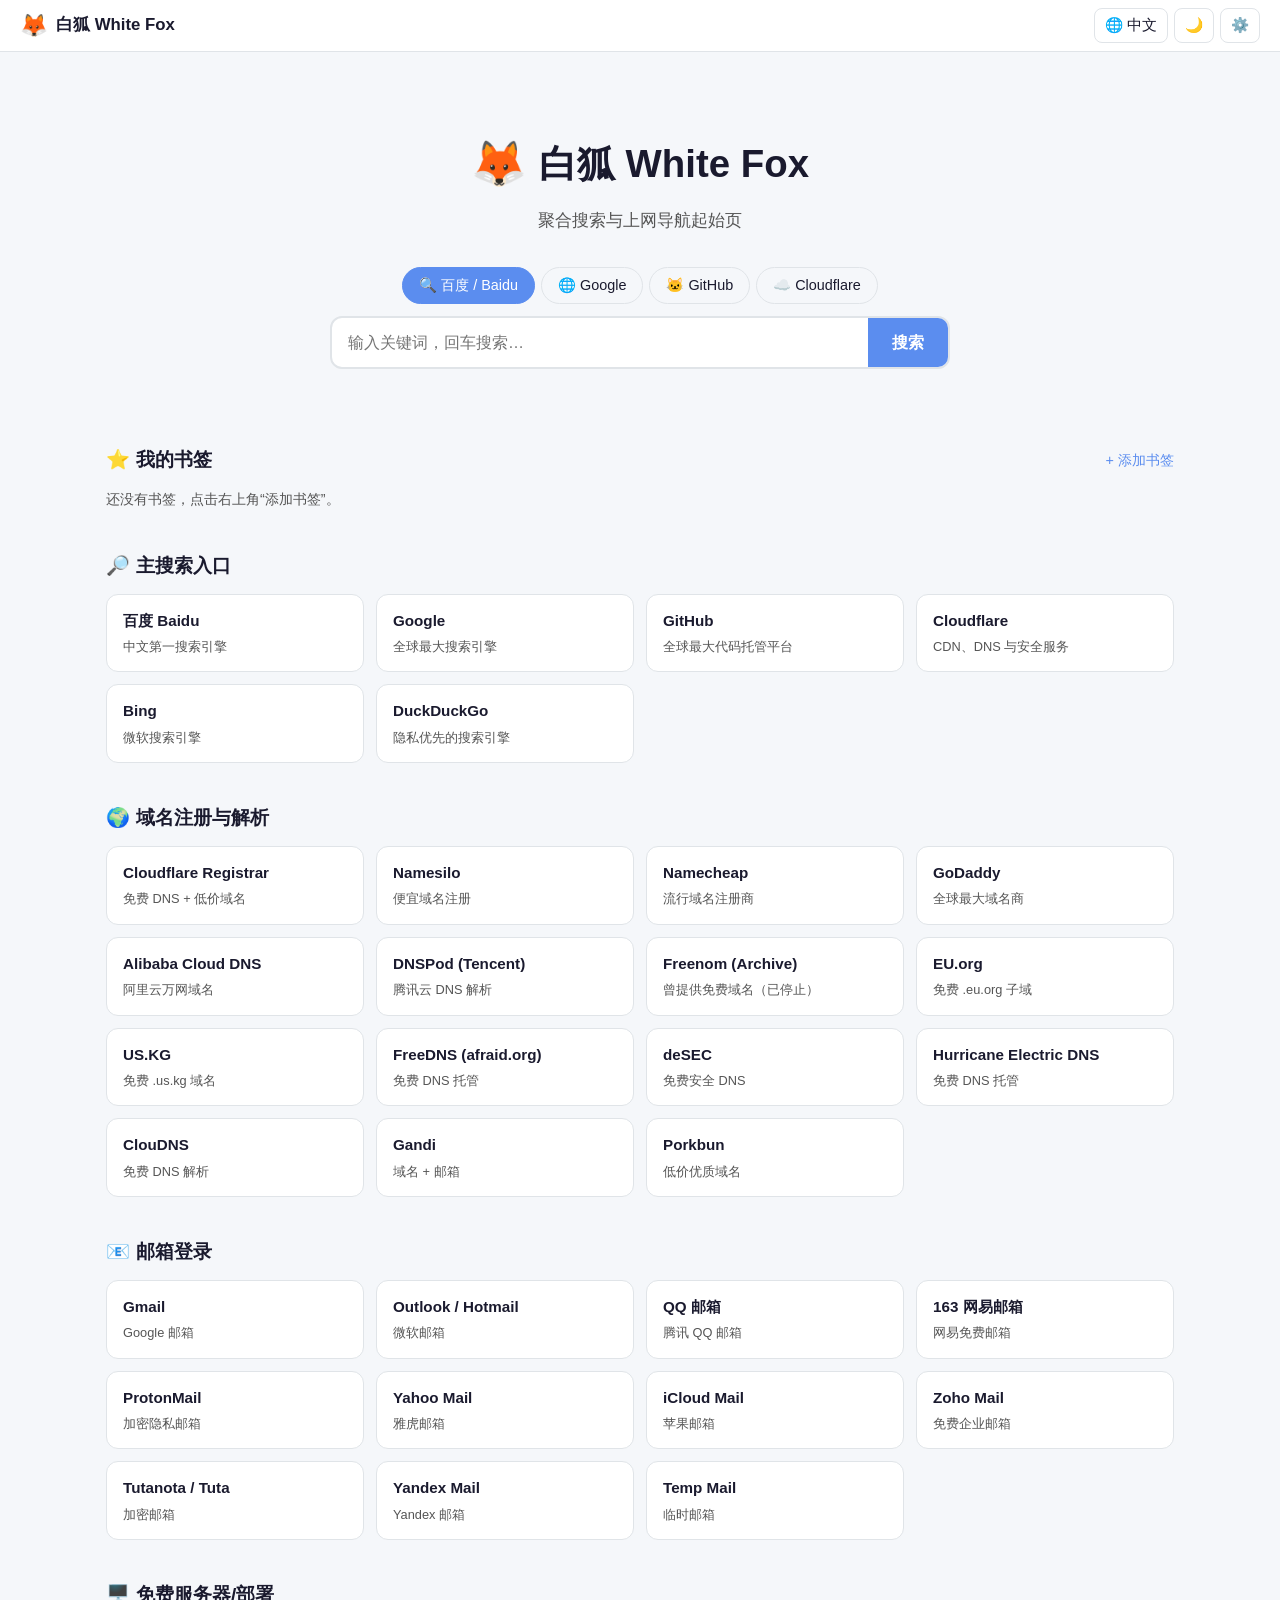
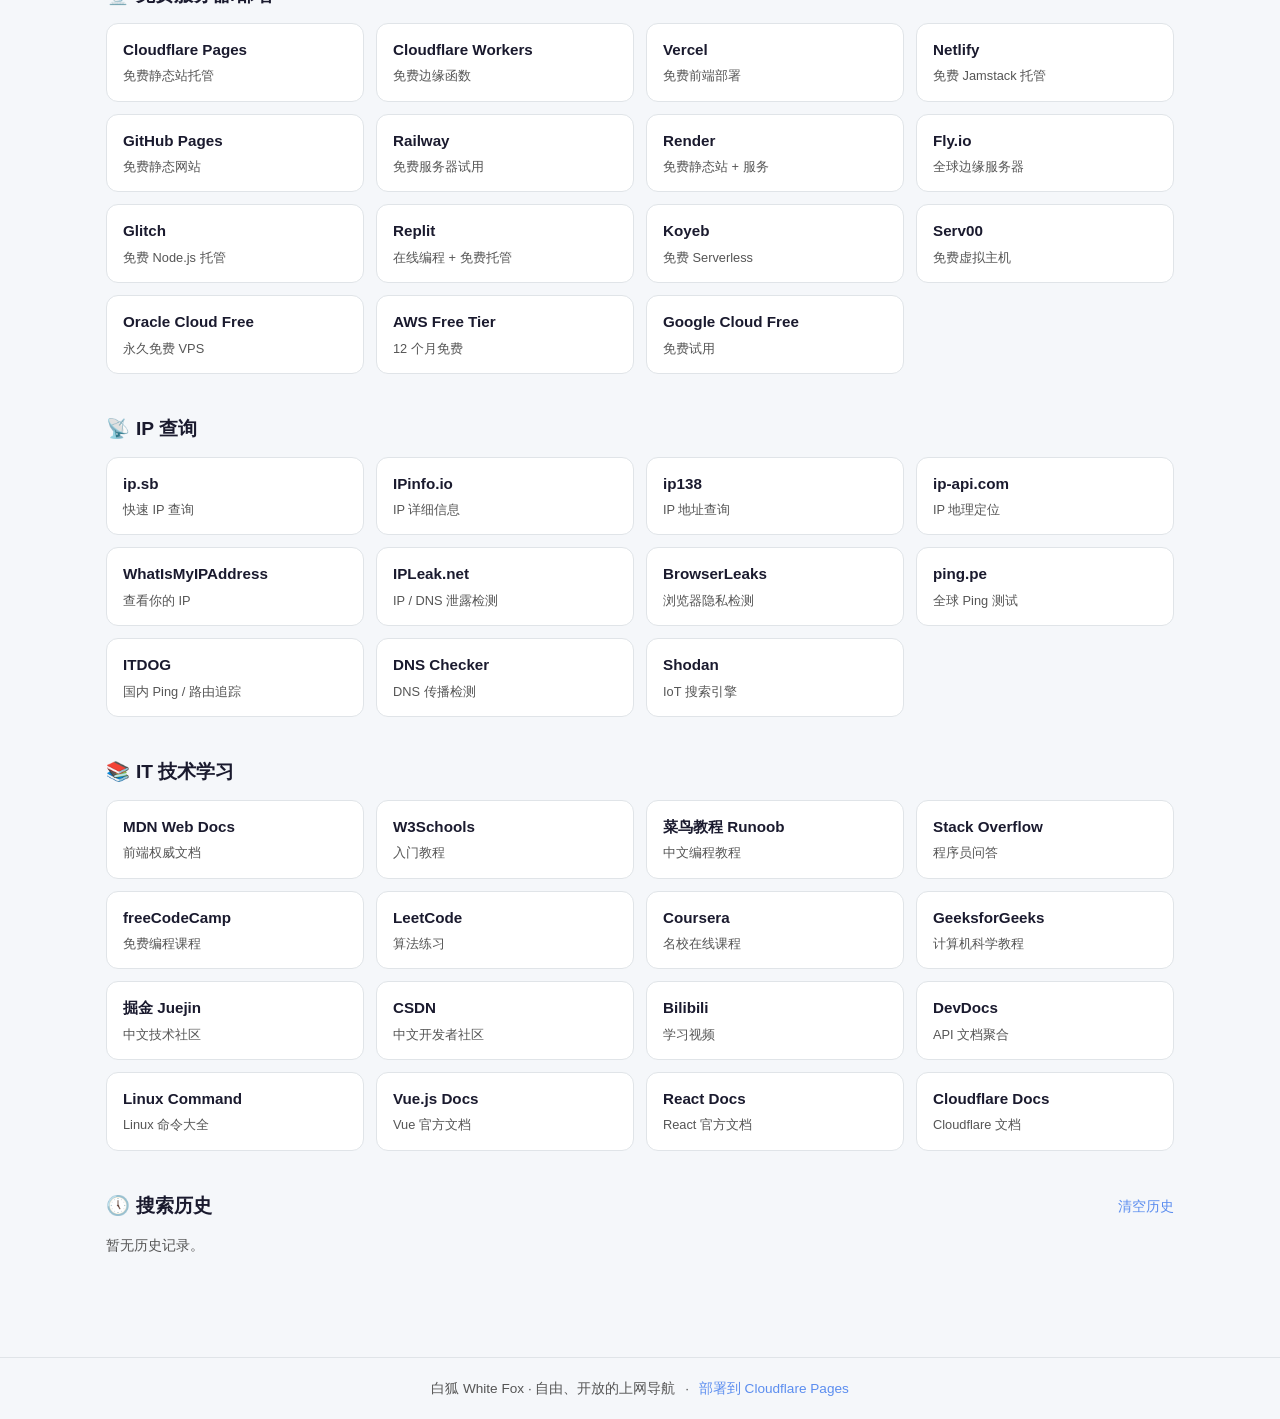
<file: index.html>
<!DOCTYPE html>
<html lang="zh-CN">
<head>
  <meta charset="UTF-8" />
  <meta name="viewport" content="width=device-width, initial-scale=1.0" />
  <meta name="description" content="白狐 White Fox — 聚合 Baidu / Google / GitHub / Cloudflare 的搜索导航起始页，含域名、邮箱、免费服务器、IP 查询、IT 学习导航，支持书签、历史、主题与多语言。" />
  <title>白狐 White Fox</title>
  <link rel="icon" href="data:image/svg+xml,%3Csvg xmlns='http://www.w3.org/2000/svg' viewBox='0 0 100 100'%3E%3Ctext y='.9em' font-size='90'%3E%F0%9F%A6%8A%3C/text%3E%3C/svg%3E" />
  <link rel="stylesheet" href="css/style.css" />
</head>
<body>
  <header class="topbar">
    <div class="brand">
      <span class="brand-logo" aria-hidden="true">&#129418;</span>
      <span class="brand-name" data-i18n="brand">白狐 White Fox</span>
    </div>
    <div class="topbar-actions">
      <button id="langBtn" class="icon-btn" type="button" title="Language" aria-haspopup="true">
        <span aria-hidden="true">&#127760;</span><span id="langLabel">中文</span>
      </button>
      <button id="themeBtn" class="icon-btn" type="button" title="Theme" data-i18n-title="theme_toggle">
        <span aria-hidden="true">&#127769;</span>
      </button>
      <button id="settingsBtn" class="icon-btn" type="button" title="Settings" data-i18n-title="settings">
        <span aria-hidden="true">&#9881;&#65039;</span>
      </button>
    </div>
  </header>

  <main class="container">
    <section class="hero">
      <h1 class="hero-title">
        <span class="brand-logo-lg" aria-hidden="true">&#129418;</span>
        <span data-i18n="brand">白狐 White Fox</span>
      </h1>
      <p class="hero-subtitle" data-i18n="subtitle">聚合搜索与上网导航起始页</p>

      <div class="search">
        <div class="engine-tabs" id="engineTabs" role="tablist"></div>
        <form class="search-box" id="searchForm" autocomplete="off">
          <input
            type="text"
            id="searchInput"
            class="search-input"
            data-i18n-placeholder="search_placeholder"
            placeholder="输入关键词，回车搜索…"
            aria-label="search"
          />
          <button type="submit" class="search-btn" data-i18n="search_btn">搜索</button>
        </form>
      </div>
    </section>

    <!-- Bookmarks -->
    <section class="cards-section">
      <div class="section-head">
        <h2 class="section-title"><span aria-hidden="true">&#11088;</span> <span data-i18n="cat_bookmarks">我的书签</span></h2>
        <button id="addBookmarkBtn" class="text-btn" type="button" data-i18n="add_bookmark">+ 添加书签</button>
      </div>
      <div class="cards" id="bookmarksGrid">
        <p class="empty-hint" id="bookmarksEmpty" data-i18n="bookmarks_empty">还没有书签，点击右上角“添加书签”。</p>
      </div>
    </section>

    <!-- Link categories rendered by JS -->
    <div id="categories"></div>

    <!-- History -->
    <section class="cards-section">
      <div class="section-head">
        <h2 class="section-title"><span aria-hidden="true">&#128340;</span> <span data-i18n="cat_history">搜索历史</span></h2>
        <button id="clearHistoryBtn" class="text-btn" type="button" data-i18n="clear_history">清空历史</button>
      </div>
      <ul class="history-list" id="historyList"></ul>
      <p class="empty-hint" id="historyEmpty" data-i18n="history_empty">暂无历史记录。</p>
    </section>
  </main>

  <footer class="footer">
    <span data-i18n="footer_made">白狐 White Fox · 自由、开放的上网导航</span>
    <span class="dot">·</span>
    <a href="https://developers.cloudflare.com/pages/" target="_blank" rel="noopener" data-i18n="footer_deploy">部署到 Cloudflare Pages</a>
  </footer>

  <!-- Settings drawer -->
  <div class="overlay" id="overlay" hidden></div>
  <aside class="drawer" id="settingsDrawer" hidden aria-label="settings">
    <div class="drawer-head">
      <h3 data-i18n="settings">设置</h3>
      <button class="icon-btn" id="closeSettings" type="button" aria-label="close">&#10005;</button>
    </div>

    <div class="drawer-body">
      <div class="field">
        <label data-i18n="language">语言</label>
        <select id="langSelect"></select>
      </div>

      <div class="field">
        <label data-i18n="theme_mode">主题模式</label>
        <div class="seg" id="themeSeg">
          <button type="button" data-mode="light" data-i18n="theme_light">浅色</button>
          <button type="button" data-mode="dark" data-i18n="theme_dark">深色</button>
        </div>
      </div>

      <div class="field">
        <label data-i18n="bg_color">背景颜色</label>
        <div class="swatches" id="swatches"></div>
        <div class="custom-color">
          <input type="color" id="bgColorPicker" value="#5b8def" />
          <span data-i18n="custom_color">自定义颜色</span>
        </div>
      </div>

      <div class="field">
        <label data-i18n="default_engine">默认搜索引擎</label>
        <select id="defaultEngineSelect"></select>
      </div>

      <button class="reset-btn" id="resetBtn" type="button" data-i18n="reset">恢复默认设置</button>
    </div>
  </aside>

  <!-- Add bookmark modal -->
  <div class="modal" id="bookmarkModal" hidden>
    <div class="modal-card">
      <h3 data-i18n="add_bookmark">添加书签</h3>
      <form id="bookmarkForm">
        <label data-i18n="bm_name">名称</label>
        <input type="text" id="bmName" required />
        <label data-i18n="bm_url">网址</label>
        <input type="url" id="bmUrl" placeholder="https://" required />
        <div class="modal-actions">
          <button type="button" class="text-btn" id="bmCancel" data-i18n="cancel">取消</button>
          <button type="submit" class="search-btn" data-i18n="save">保存</button>
        </div>
      </form>
    </div>
  </div>

  <script src="js/i18n.js"></script>
  <script src="js/data.js"></script>
  <script src="js/app.js"></script>
</body>
</html>
</file>
<file: css/style.css>
/* ======================================================
   White Fox 白狐 — Style
   ====================================================== */

/* ---------- Custom properties ---------- */
:root {
  --accent: #5b8def;
  --accent-light: #a0c1ff;
  --bg: #f5f7fa;
  --bg2: #ffffff;
  --text: #1a1a2e;
  --text2: #555;
  --border: #e0e4e8;
  --radius: 12px;
  --shadow: 0 2px 10px rgba(0,0,0,.06);
  --hero-gradient: linear-gradient(135deg, var(--accent) 0%, #8b5cf6 100%);
  --topbar-h: 52px;
  --max-w: 1100px;
  --transition: .25s ease;
}

html[data-theme="dark"] {
  --bg: #0f1117;
  --bg2: #1a1c26;
  --text: #e4e4e8;
  --text2: #999;
  --border: #2a2d3a;
  --shadow: 0 2px 12px rgba(0,0,0,.35);
}

/* ---------- Reset ---------- */
*,*::before,*::after { box-sizing: border-box; margin: 0; padding: 0; }
[hidden] { display: none !important; }
html { scroll-behavior: smooth; }
body {
  font-family: -apple-system, BlinkMacSystemFont, "Segoe UI", Roboto, "PingFang SC", "Hiragino Sans GB", "Noto Sans SC", "Microsoft YaHei", sans-serif;
  background: var(--bg);
  color: var(--text);
  line-height: 1.6;
  transition: background var(--transition), color var(--transition);
  min-height: 100vh;
}
a { color: var(--accent); text-decoration: none; }
a:hover { text-decoration: underline; }
img { max-width: 100%; }
input, select, button { font: inherit; color: inherit; }
ul { list-style: none; }

/* ---------- Topbar ---------- */
.topbar {
  position: sticky; top: 0; z-index: 100;
  display: flex; align-items: center; justify-content: space-between;
  height: var(--topbar-h); padding: 0 20px;
  background: var(--bg2); border-bottom: 1px solid var(--border);
  backdrop-filter: blur(12px);
}
.brand { display: flex; align-items: center; gap: 8px; font-weight: 700; font-size: 1.05rem; }
.brand-logo { font-size: 1.4rem; }
.topbar-actions { display: flex; gap: 6px; }
.icon-btn {
  display: inline-flex; align-items: center; gap: 4px;
  background: transparent; border: 1px solid var(--border);
  border-radius: 8px; padding: 5px 10px; cursor: pointer;
  font-size: .92rem; transition: background var(--transition);
}
.icon-btn:hover { background: var(--border); }

/* ---------- Container ---------- */
.container { max-width: var(--max-w); margin: 0 auto; padding: 20px 16px 60px; }

/* ---------- Hero ---------- */
.hero {
  text-align: center; padding: 56px 16px 36px;
}
.hero-title {
  display: flex; align-items: center; justify-content: center; gap: 12px;
  font-size: 2.4rem; font-weight: 800; margin-bottom: 8px;
}
.brand-logo-lg { font-size: 2.8rem; }
.hero-subtitle { color: var(--text2); font-size: 1.05rem; margin-bottom: 32px; }

/* ---------- Engine tabs ---------- */
.engine-tabs {
  display: flex; justify-content: center; gap: 6px; margin-bottom: 12px; flex-wrap: wrap;
}
.engine-tab {
  padding: 6px 16px; border-radius: 20px; border: 1px solid var(--border);
  background: var(--bg); cursor: pointer; font-size: .9rem;
  transition: all var(--transition); white-space: nowrap;
}
.engine-tab:hover { border-color: var(--accent); }
.engine-tab.active {
  background: var(--accent); color: #fff; border-color: var(--accent);
}

/* ---------- Search box ---------- */
.search { max-width: 620px; margin: 0 auto; }
.search-box {
  display: flex; overflow: hidden;
  border-radius: var(--radius); border: 2px solid var(--border);
  transition: border-color var(--transition);
  background: var(--bg2);
}
.search-box:focus-within { border-color: var(--accent); }
.search-input {
  flex: 1; border: none; outline: none; padding: 12px 16px;
  font-size: 1rem; background: transparent;
}
.search-btn {
  padding: 12px 24px; border: none; background: var(--accent);
  color: #fff; font-weight: 600; cursor: pointer;
  transition: background var(--transition);
}
.search-btn:hover { background: #4a78d6; }

/* ---------- Section / cards ---------- */
.cards-section { margin-top: 40px; }
.section-head {
  display: flex; align-items: center; justify-content: space-between;
  margin-bottom: 12px;
}
.section-title { font-size: 1.2rem; font-weight: 700; display: flex; align-items: center; gap: 6px; }
.text-btn {
  background: none; border: none; color: var(--accent); cursor: pointer;
  font-size: .9rem; font-weight: 500;
}
.text-btn:hover { text-decoration: underline; }

.cards {
  display: grid;
  grid-template-columns: repeat(auto-fill, minmax(210px, 1fr));
  gap: 12px;
}
.card {
  display: flex; flex-direction: column; gap: 4px;
  padding: 14px 16px; border-radius: var(--radius);
  background: var(--bg2); border: 1px solid var(--border);
  transition: all var(--transition); text-decoration: none; color: var(--text);
  position: relative;
}
.card:hover { border-color: var(--accent); box-shadow: var(--shadow); transform: translateY(-2px); text-decoration: none; }
.card-name { font-weight: 600; font-size: .95rem; }
.card-desc { font-size: .8rem; color: var(--text2); }
.card .remove-bm {
  position: absolute; top: 6px; right: 8px;
  background: none; border: none; cursor: pointer;
  color: var(--text2); font-size: .85rem; opacity: 0; transition: opacity .2s;
}
.card:hover .remove-bm { opacity: 1; }
.card .remove-bm:hover { color: #e74c3c; }

.empty-hint { grid-column: 1 / -1; color: var(--text2); font-size: .9rem; }

/* ---------- History list ---------- */
.history-list { display: flex; flex-wrap: wrap; gap: 8px; }
.history-list li {
  display: inline-flex; align-items: center; gap: 6px;
  padding: 4px 12px; border-radius: 16px;
  background: var(--bg2); border: 1px solid var(--border);
  font-size: .85rem; cursor: pointer;
  transition: all var(--transition);
}
.history-list li:hover { border-color: var(--accent); }
.history-list li .engine-badge {
  font-size: .7rem; padding: 1px 5px; border-radius: 6px;
  background: var(--accent); color: #fff;
}
.history-list li .remove-hist {
  background: none; border: none; color: var(--text2); cursor: pointer; font-size: .8rem;
}
.history-list li .remove-hist:hover { color: #e74c3c; }

/* ---------- Footer ---------- */
.footer {
  text-align: center; padding: 20px; color: var(--text2); font-size: .85rem;
  border-top: 1px solid var(--border); margin-top: 40px;
}
.dot { margin: 0 6px; }

/* ---------- Overlay & Drawer ---------- */
.overlay {
  position: fixed; inset: 0; background: rgba(0,0,0,.35);
  z-index: 200; backdrop-filter: blur(4px);
}
.drawer {
  position: fixed; top: 0; right: 0; bottom: 0; width: 320px; max-width: 90vw;
  background: var(--bg2); z-index: 201; box-shadow: -4px 0 20px rgba(0,0,0,.15);
  display: flex; flex-direction: column;
  transform: translateX(100%);
  transition: transform .3s ease;
}
.drawer.open { transform: translateX(0); }
.drawer-head {
  display: flex; align-items: center; justify-content: space-between;
  padding: 16px 20px; border-bottom: 1px solid var(--border);
  font-weight: 700;
}
.drawer-body { padding: 20px; overflow-y: auto; flex: 1; }
.field { margin-bottom: 20px; }
.field > label { display: block; font-weight: 600; margin-bottom: 6px; }
.field select {
  width: 100%; padding: 8px 12px; border-radius: 8px;
  border: 1px solid var(--border); background: var(--bg);
}
.seg { display: flex; gap: 0; }
.seg button {
  flex: 1; padding: 8px; border: 1px solid var(--border); background: var(--bg);
  cursor: pointer; transition: all var(--transition);
}
.seg button:first-child { border-radius: 8px 0 0 8px; }
.seg button:last-child { border-radius: 0 8px 8px 0; }
.seg button.active { background: var(--accent); color: #fff; border-color: var(--accent); }
.swatches { display: flex; gap: 8px; flex-wrap: wrap; margin-bottom: 8px; }
.swatch {
  width: 32px; height: 32px; border-radius: 50%; border: 2px solid transparent;
  cursor: pointer; transition: border .2s;
}
.swatch:hover, .swatch.active { border-color: var(--text); }
.custom-color { display: flex; align-items: center; gap: 8px; }
.custom-color input[type="color"] {
  width: 36px; height: 36px; border: none; cursor: pointer;
  background: none; padding: 0;
}
.reset-btn {
  width: 100%; padding: 10px; border-radius: 8px;
  border: 1px solid #e74c3c; background: transparent;
  color: #e74c3c; cursor: pointer; font-weight: 600;
  transition: all var(--transition);
}
.reset-btn:hover { background: #e74c3c; color: #fff; }

/* ---------- Modal ---------- */
.modal {
  position: fixed; inset: 0; z-index: 300;
  display: flex; align-items: center; justify-content: center;
  background: rgba(0,0,0,.4); backdrop-filter: blur(4px);
}
.modal-card {
  background: var(--bg2); border-radius: var(--radius);
  padding: 24px; width: 380px; max-width: 92vw;
}
.modal-card h3 { margin-bottom: 16px; font-size: 1.1rem; }
.modal-card label { display: block; font-weight: 600; margin: 8px 0 4px; }
.modal-card input[type="text"],
.modal-card input[type="url"] {
  width: 100%; padding: 8px 12px; border-radius: 8px;
  border: 1px solid var(--border); background: var(--bg);
}
.modal-actions { display: flex; justify-content: flex-end; gap: 10px; margin-top: 16px; }

/* ---------- Responsive ---------- */
@media (max-width: 600px) {
  .hero-title { font-size: 1.6rem; }
  .brand-logo-lg { font-size: 2rem; }
  .cards { grid-template-columns: 1fr 1fr; }
  .drawer { width: 100%; max-width: 100vw; }
}
</file>
